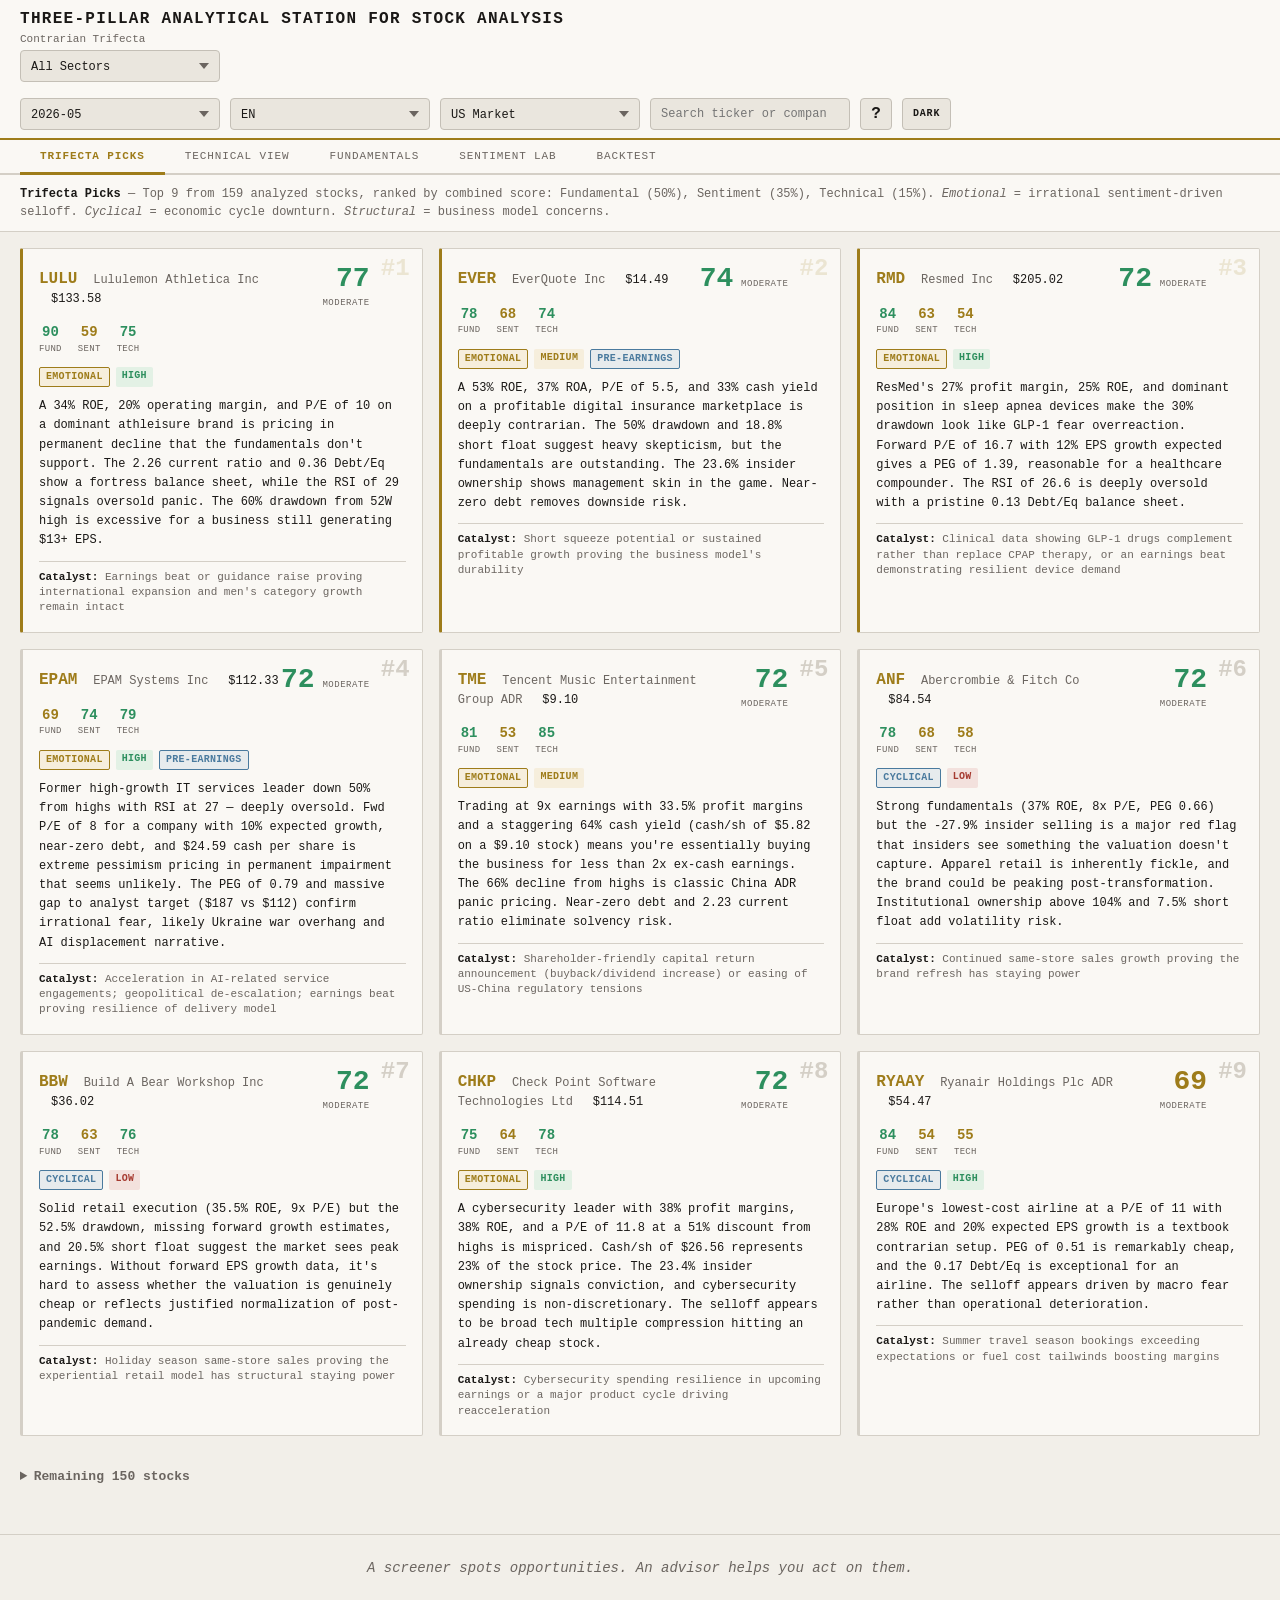
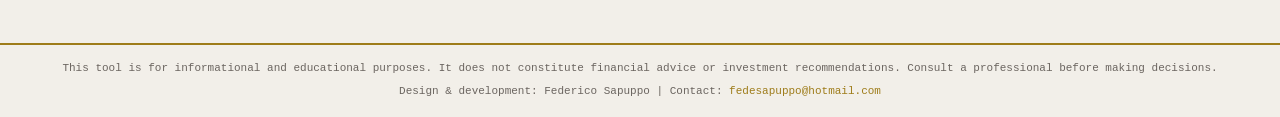
<file: app.html>
<!DOCTYPE html>
<html lang="en" data-theme="light">
<head>
  <meta charset="UTF-8">
  <meta name="viewport" content="width=device-width, initial-scale=1.0">
  <link rel="icon" href="favicon.ico" type="image/x-icon">
  <title>Three-Pillar Analytical Station | Contrarian Trifecta</title>
  <meta name="description" content="Find undervalued stocks using the Contrarian Trifecta strategy — low P/E, high dividend yield, and insider buying.">
  <meta property="og:title" content="Contrarian Trifecta Screener">
  <meta property="og:description" content="Find undervalued stocks using the Contrarian Trifecta strategy — low P/E, high dividend yield, and insider buying.">
  <meta property="og:image" content="https://fedesapuppo.github.io/contrarian-trifecta/logo.png">
  <meta property="og:url" content="https://fedesapuppo.github.io/contrarian-trifecta/">
  <meta property="og:type" content="website">
  <meta name="twitter:card" content="summary">
  <meta name="twitter:image" content="https://fedesapuppo.github.io/contrarian-trifecta/logo.png">
  <link rel="stylesheet" href="styles.css">
</head>
<body>
  <header class="toolbar">
    <div class="toolbar__brand">
      <h1 class="toolbar__title">Three-Pillar Analytical Station for Stock Analysis</h1>
      <span class="toolbar__subtitle">Contrarian Trifecta</span>
      <select id="sector-filter" class="select-input" aria-label="Filter by sector">
        <option value="">All Sectors</option>
      </select>
    </div>
    <div class="toolbar__controls">
      <select id="month-selector" class="select-input" aria-label="Select month"></select>
      <select id="lang-selector" class="select-input" aria-label="Language">
        <option value="en">EN</option>
        <option value="es">ES</option>
      </select>
      <select id="market-selector" class="select-input" aria-label="Select market">
        <option value="us">US Market</option>
        <option value="arg">Argentina</option>
      </select>
      <input type="search" id="global-search" class="search-input" placeholder="Search ticker or company..." aria-label="Search stocks">
      <button id="legend-toggle" class="btn btn--icon" aria-label="Show scoring legend" title="Scoring legend &amp; reference">
        <span aria-hidden="true">?</span>
      </button>
      <button id="theme-toggle" class="btn btn--icon btn--theme" aria-label="Toggle theme" title="Toggle dark/light theme">
        <span id="theme-label">LIGHT</span>
      </button>
    </div>
  </header>

  <div id="legend-panel" class="legend-panel" hidden>
    <div class="legend-panel__inner">
      <button class="legend-panel__close" aria-label="Close legend" id="legend-close">&times;</button>
      <h2 class="legend-panel__title">Scoring System Reference</h2>

      <div class="legend-grid">
        <div class="legend-section">
          <h3>Score Ranges</h3>
          <div class="legend-item">
            <span class="score--high">70 - 100</span>
            <span class="legend-desc">Strong / Bullish signal</span>
          </div>
          <div class="legend-item">
            <span class="score--mid">50 - 69</span>
            <span class="legend-desc">Moderate / Neutral signal</span>
          </div>
          <div class="legend-item">
            <span class="score--low">0 - 49</span>
            <span class="legend-desc">Weak / Bearish signal</span>
          </div>
        </div>

        <div class="legend-section">
          <h3>Rating Labels</h3>
          <div class="legend-item">
            <span class="rating rating--high-conviction">High Conviction</span>
            <span class="legend-desc">Trifecta score 80+</span>
          </div>
          <div class="legend-item">
            <span class="rating rating--moderate">Moderate</span>
            <span class="legend-desc">Trifecta score 65 - 79</span>
          </div>
          <div class="legend-item">
            <span class="rating rating--watch">Watch List</span>
            <span class="legend-desc">Trifecta score 50 - 64</span>
          </div>
          <div class="legend-item">
            <span class="rating rating--low-conviction">Low Conviction</span>
            <span class="legend-desc">Trifecta score 30 - 49</span>
          </div>
          <div class="legend-item">
            <span class="rating rating--fear-justified">Fear Justified</span>
            <span class="legend-desc">Trifecta score below 30</span>
          </div>
        </div>

        <div class="legend-section">
          <h3>Trifecta Pillars</h3>
          <div class="legend-item">
            <strong>Fundamental (50%)</strong>
            <span class="legend-desc">Sector-relative value &amp; quality metrics</span>
          </div>
          <div class="legend-item">
            <strong>Sentiment (35%)</strong>
            <span class="legend-desc">AI-analyzed fear vs. fundamentals mismatch</span>
          </div>
          <div class="legend-item">
            <strong>Technical (15%)</strong>
            <span class="legend-desc">Price action floor signals &amp; oversold conditions</span>
          </div>
        </div>

        <div class="legend-section">
          <h3>Badges &amp; Tags</h3>
          <div class="legend-item">
            <span class="badge badge--divergence">Divergence</span>
            <span class="legend-desc">Two pillar scores differ by 30+ points (potential value trap)</span>
          </div>
          <div class="legend-item">
            <span class="badge badge--earnings">Pre-Earnings</span>
            <span class="legend-desc">Earnings report upcoming, higher uncertainty</span>
          </div>
          <div class="legend-item">
            <span class="badge badge--emotional">Emotional</span>
            <span class="legend-desc">AI classifies selloff as irrational / sentiment-driven</span>
          </div>
          <div class="legend-item">
            <span class="badge badge--cyclical">Cyclical</span>
            <span class="legend-desc">AI classifies selloff as tied to economic cycles</span>
          </div>
          <div class="legend-item">
            <span class="badge badge--structural">Structural</span>
            <span class="legend-desc">AI classifies selloff as driven by business model concerns</span>
          </div>
          <div class="legend-item">
            <span class="badge badge--high">High Confidence</span>
            <span class="legend-desc">AI has high confidence in its analysis</span>
          </div>
          <div class="legend-item">
            <span class="badge badge--low">Low Confidence</span>
            <span class="legend-desc">AI has low confidence, use caution</span>
          </div>
        </div>

        <div class="legend-section">
          <h3>Technical Indicators</h3>
          <div class="legend-item">
            <span class="rsi--oversold">RSI below 30</span>
            <span class="legend-desc">Oversold territory (potential buying signal)</span>
          </div>
          <div class="legend-item">
            <span class="rsi--neutral">RSI 30 - 70</span>
            <span class="legend-desc">Neutral range</span>
          </div>
          <div class="legend-item">
            <span class="rsi--overbought">RSI above 70</span>
            <span class="legend-desc">Overbought territory (caution)</span>
          </div>
        </div>

        <div class="legend-section">
          <h3>Fundamental Arrows</h3>
          <div class="legend-item">
            <span class="arrow--better">Better than sector</span>
            <span class="legend-desc">Green up-arrow: metric beats sector median</span>
          </div>
          <div class="legend-item">
            <span class="arrow--worse">Worse than sector</span>
            <span class="legend-desc">Red down-arrow: metric trails sector median</span>
          </div>
        </div>
      </div>
    </div>
  </div>

  <nav class="tabs" role="tablist" aria-label="Dashboard sections">
    <button class="tabs__tab" role="tab" aria-selected="true" aria-controls="panel-trifecta" id="tab-trifecta" data-tab="trifecta">Trifecta Picks</button>
    <button class="tabs__tab" role="tab" aria-selected="false" aria-controls="panel-technical" id="tab-technical" data-tab="technical">Technical View</button>
    <button class="tabs__tab" role="tab" aria-selected="false" aria-controls="panel-fundamentals" id="tab-fundamentals" data-tab="fundamentals">Fundamentals</button>
    <button class="tabs__tab" role="tab" aria-selected="false" aria-controls="panel-sentiment" id="tab-sentiment" data-tab="sentiment">Sentiment Lab</button>
    <button class="tabs__tab" role="tab" aria-selected="false" aria-controls="panel-backtest" id="tab-backtest" data-tab="backtest">Backtest</button>
  </nav>

  <main class="content">
    <section id="panel-trifecta" class="tab-panel" role="tabpanel" aria-labelledby="tab-trifecta"></section>
    <section id="panel-technical" class="tab-panel" role="tabpanel" aria-labelledby="tab-technical" hidden></section>
    <section id="panel-fundamentals" class="tab-panel" role="tabpanel" aria-labelledby="tab-fundamentals" hidden></section>
    <section id="panel-sentiment" class="tab-panel" role="tabpanel" aria-labelledby="tab-sentiment" hidden></section>
    <section id="panel-backtest" class="tab-panel" role="tabpanel" aria-labelledby="tab-backtest" hidden></section>
  </main>

  <section id="cta-section" class="cta-section">
    <p class="cta-section__tagline">A screener spots opportunities. An advisor helps you act on them.</p>
  </section>

  <footer class="footer">
    <p id="footer-disclaimer">This tool is for informational and educational purposes. It does not constitute financial advice or investment recommendations. Consult a professional before making decisions.</p>
    <p id="footer-attribution">Design &amp; development: Federico Sapuppo | Contact: <a href="mailto:fedesapuppo@hotmail.com" id="footer-email">fedesapuppo@hotmail.com</a></p>
  </footer>

  <script>
    function showErr(msg){document.body.innerHTML='<pre style="color:red;padding:20px">'+msg+'</pre>';}
    window.onerror=function(m,s,l,c,e){showErr(m+'\n'+s+':'+l+':'+c+'\n'+(e&&e.stack||''));};
    window.addEventListener('unhandledrejection',function(e){showErr('Unhandled rejection:\n'+(e.reason&&e.reason.stack||e.reason));});
  </script>
  <script type="module" src="js/main.js?v=1777826666"></script>
  <script>
    setTimeout(function(){
      if(![...document.querySelectorAll('.tab-panel')].some(function(p){ return p.innerHTML.trim().length > 0; })){
        var el=document.createElement('pre');
        el.style.cssText='color:orange;padding:20px;position:fixed;bottom:0;left:0;right:0;background:#333;z-index:9999';
        el.textContent='Warning: Dashboard did not render after 3s. Check browser console (F12) for module errors.';
        document.body.appendChild(el);
      }
    },3000);
  </script>
</body>
</html>
</file>
<file: styles.css>
/* ===================================
   DESIGN SYSTEM TOKENS
   =================================== */

:root {
  /* Colors (Dark theme — Ink & Amber) */
  --bg: #0d0f11;
  --bg-surface: #141618;
  --bg-hover: #1c1f22;
  --bg-expanded: #111315;
  --text: #d8d4cf;
  --text-muted: #706b63;
  --border: #2a2725;
  --accent: #c9a84c;
  --green: #3dbd7c;
  --yellow: #d4a630;
  --red: #c4453a;
  --orange: #c47a3a;
  --blue: #5b8fba;
  --score-bar-bg: #1c1f22;
  --card-bg: #141618;
  --input-bg: #1c1f22;
  --input-border: #2a2725;

  /* Typography */
  --font-base: "SF Mono", "JetBrains Mono", "Cascadia Code", "Fira Code", Menlo, Consolas, monospace;
  --letter-spacing-wide: 0.08em;
  --text-2xs: 9px;
  --text-xs: 10px;
  --text-sm: 11px;
  --text-base: 12px;
  --text-md: 13px;
  --text-lg: 14px;
  --text-xl: 15px;
  --text-2xl: 16px;
  --text-3xl: 20px;
  --text-4xl: 24px;
  --text-5xl: 28px;
  --weight-medium: 500;
  --weight-semibold: 600;
  --weight-bold: 700;
  --weight-extrabold: 800;

  /* Spacing */
  --space-2xs: 2px;
  --space-xs: 4px;
  --space-sm: 6px;
  --space-md: 8px;
  --space-lg: 10px;
  --space-xl: 12px;
  --space-2xl: 16px;
  --space-3xl: 20px;
  --space-4xl: 24px;
  --space-5xl: 36px;

  /* Border Radius */
  --radius-xs: 2px;
  --radius-sm: 3px;
  --radius-md: 4px;
  --radius-lg: 6px;
}

[data-theme="light"] {
  --bg: #f2efe9;
  --bg-surface: #faf8f4;
  --bg-hover: #eae6de;
  --bg-expanded: #f6f4ef;
  --text: #1a1816;
  --text-muted: #6b6560;
  --border: #d4cfc6;
  --accent: #9e7c1a;
  --green: #2d8f5e;
  --yellow: #9e7c1a;
  --red: #a63a30;
  --orange: #a66a30;
  --blue: #4a7a9e;
  --score-bar-bg: #ddd8cf;
  --card-bg: #faf8f4;
  --input-bg: #eae6de;
  --input-border: #c4bfb6;
}

[data-theme="light"] .select-input {
  background-image: url("data:image/svg+xml,%3Csvg xmlns='http://www.w3.org/2000/svg' width='10' height='6'%3E%3Cpath d='M0 0l5 6 5-6z' fill='%236b6560'/%3E%3C/svg%3E");
}

/* ===================================
   BASE STYLES
   =================================== */

*, *::before, *::after {
  box-sizing: border-box;
  margin: 0;
  padding: 0;
}

body {
  font-family: var(--font-base);
  background: var(--bg);
  color: var(--text);
  font-size: var(--text-md);
  line-height: 1.4;
  min-height: 100vh;
}

/* Screen reader only */
.sr-only { position: absolute; width: 1px; height: 1px; padding: 0; margin: -1px; overflow: hidden; clip: rect(0, 0, 0, 0); border: 0; }

/* ===================================
   COMPONENTS: Toolbar
   =================================== */

.toolbar {
  display: flex;
  align-items: center;
  justify-content: space-between;
  padding: var(--space-md) var(--space-3xl);
  background: var(--bg-surface);
  border-bottom: 2px solid var(--accent);
  gap: var(--space-2xl);
  flex-wrap: wrap;
}

.toolbar__brand {
  display: flex;
  flex-direction: column;
  gap: var(--space-2xs);
}

.toolbar__title {
  font-size: var(--text-2xl);
  font-weight: var(--weight-semibold);
  text-transform: uppercase;
  letter-spacing: var(--letter-spacing-wide);
}

.toolbar__subtitle {
  font-size: var(--text-sm);
  color: var(--text-muted);
}

.toolbar__date {
  font-size: var(--text-md);
  color: var(--text-muted);
  font-weight: var(--weight-medium);
  flex: 1;
  text-align: center;
}

.toolbar__controls {
  display: flex;
  align-items: center;
  gap: var(--space-lg);
  flex-wrap: wrap;
}

/* ===================================
   COMPONENTS: Inputs & Buttons
   =================================== */

.search-input,
.select-input {
  background: var(--input-bg);
  border: 1px solid var(--input-border);
  color: var(--text);
  padding: 0 var(--space-lg);
  border-radius: var(--radius-md);
  font-size: var(--text-base);
  font-family: inherit;
  height: 32px;
  line-height: 32px;
  box-sizing: border-box;
  -webkit-appearance: none;
  -moz-appearance: none;
  appearance: none;
  width: 200px;
  min-width: 200px;
}

.select-input {
  background-image: url("data:image/svg+xml,%3Csvg xmlns='http://www.w3.org/2000/svg' width='10' height='6'%3E%3Cpath d='M0 0l5 6 5-6z' fill='%23706b63'/%3E%3C/svg%3E");
  background-repeat: no-repeat;
  background-position: right 10px center;
  padding-right: 28px;
}
.search-input:focus,
.select-input:focus { outline: 2px solid var(--accent); outline-offset: -1px; }

.btn {
  background: var(--input-bg);
  border: 1px solid var(--input-border);
  color: var(--text);
  padding: 0 var(--space-lg);
  border-radius: var(--radius-md);
  cursor: pointer;
  font-size: var(--text-base);
  font-family: inherit;
  height: 32px;
  line-height: 32px;
  box-sizing: border-box;
}
.btn:hover { background: var(--bg-hover); }
.btn--icon {
  width: 32px;
  height: 32px;
  display: flex;
  align-items: center;
  justify-content: center;
  padding: 0;
  font-size: var(--text-2xl);
  font-weight: var(--weight-bold);
}

.btn--theme {
  width: auto;
  padding: 0 var(--space-lg);
  font-size: var(--text-xs);
  letter-spacing: var(--letter-spacing-wide);
  text-transform: uppercase;
}

/* ===================================
   COMPONENTS: Legend Panel
   =================================== */

.legend-panel {
  position: fixed;
  top: 0;
  right: 0;
  bottom: 0;
  width: 480px;
  max-width: 90vw;
  background: var(--bg-surface);
  border-left: 2px solid var(--accent);
  z-index: 100;
  overflow-y: auto;
  box-shadow: -4px 0 24px rgba(0, 0, 0, 0.4);
}
.legend-panel[hidden] { display: none; }
.legend-panel__inner { padding: var(--space-4xl); }
.legend-panel__close {
  position: absolute;
  top: var(--space-xl);
  right: var(--space-2xl);
  background: none;
  border: none;
  color: var(--text-muted);
  font-size: var(--text-4xl);
  cursor: pointer;
  line-height: 1;
}
.legend-panel__close:hover { color: var(--text); }
.legend-panel__title {
  font-size: var(--text-xl);
  font-weight: var(--weight-bold);
  margin-bottom: var(--space-3xl);
  padding-bottom: var(--space-lg);
  border-bottom: 1px solid var(--border);
}

.legend-grid {
  display: flex;
  flex-direction: column;
  gap: var(--space-3xl);
}

.legend-section h3 {
  font-size: var(--text-sm);
  text-transform: uppercase;
  letter-spacing: 0.8px;
  color: var(--accent);
  margin-bottom: var(--space-md);
  font-weight: var(--weight-semibold);
}

.legend-item {
  display: flex;
  justify-content: space-between;
  align-items: center;
  padding: var(--space-xs) 0;
  gap: var(--space-xl);
}

.legend-desc {
  font-size: var(--text-sm);
  color: var(--text-muted);
  text-align: right;
  flex: 1;
}

/* ===================================
   COMPONENTS: Tabs
   =================================== */

.tabs {
  display: flex;
  gap: 0;
  background: var(--bg-surface);
  border-bottom: 2px solid var(--border);
  padding: 0 var(--space-3xl);
}

.tabs__tab {
  padding: var(--space-lg) var(--space-3xl);
  color: var(--text-muted);
  text-decoration: none;
  font-size: var(--text-sm);
  font-weight: var(--weight-medium);
  text-transform: uppercase;
  letter-spacing: var(--letter-spacing-wide);
  border: none;
  border-bottom: 2px solid transparent;
  margin-bottom: -2px;
  background: none;
  cursor: pointer;
  font-family: inherit;
  transition: color 0.15s, border-color 0.15s;
}
.tabs__tab:hover { color: var(--text); }
.tabs__tab[aria-selected="true"] {
  color: var(--accent);
  border-bottom-color: var(--accent);
}
.tabs__tab[data-tab="trifecta"] {
  font-weight: var(--weight-bold);
  letter-spacing: var(--letter-spacing-wide);
  color: var(--accent);
}
.tabs__tab[data-tab="trifecta"]:hover {
  color: var(--accent);
  opacity: 0.85;
}
.tabs__tab[data-tab="trifecta"][aria-selected="true"] {
  color: var(--accent);
  border-bottom-color: var(--accent);
  border-bottom-width: 3px;
}

.tab-description {
  padding: var(--space-lg) var(--space-3xl);
  background: var(--bg-surface);
  border-bottom: 1px solid var(--border);
  font-size: var(--text-base);
  color: var(--text-muted);
  line-height: 1.5;
}

.tab-description strong {
  color: var(--text);
}

/* ===================================
   COMPONENTS: Content Area
   =================================== */

.content {
  padding: var(--space-2xl) var(--space-3xl);
  overflow-x: auto;
}

/* ===================================
   COMPONENTS: Tables
   =================================== */

.data-table {
  width: 100%;
  border-collapse: collapse;
  font-size: var(--text-base);
}

.data-table caption {
  text-align: left;
  padding: var(--space-md) 0;
  font-size: var(--text-sm);
  color: var(--text-muted);
}

.data-table th {
  text-align: left;
  padding: var(--space-md) var(--space-lg);
  background: var(--bg-surface);
  border-bottom: 2px solid var(--accent);
  color: var(--text-muted);
  font-weight: var(--weight-semibold);
  font-size: var(--text-sm);
  text-transform: uppercase;
  letter-spacing: var(--letter-spacing-wide);
  cursor: pointer;
  user-select: none;
  white-space: nowrap;
  position: sticky;
  top: 0;
  z-index: 1;
}

.data-table th:hover { color: var(--text); }
.data-table th .sort-arrow { margin-left: var(--space-xs); font-size: var(--text-xs); }
.data-table th .sort-arrow--asc::after { content: "\25B2"; }
.data-table th .sort-arrow--desc::after { content: "\25BC"; }

.data-table th[title] {
  border-bottom-style: dashed;
}

.data-table td {
  padding: 5px var(--space-lg);
  border-bottom: 1px solid var(--border);
  white-space: nowrap;
  font-variant-numeric: tabular-nums;
  overflow: hidden;
  text-overflow: ellipsis;
}

.cell--wrap {
  white-space: normal;
  display: -webkit-box;
  -webkit-line-clamp: 2;
  -webkit-box-orient: vertical;
  overflow: hidden;
}

.data-table tbody tr { cursor: pointer; }
.data-table tbody tr:hover { background: var(--bg-hover); border-left: 3px solid var(--accent); }

.data-table th abbr {
  text-decoration: none;
  border-bottom: 1px dashed var(--text-muted);
  cursor: help;
}

/* ===================================
   COMPONENTS: Scores & Ratings
   =================================== */

.score--high { color: var(--green); font-weight: var(--weight-semibold); }
.score--mid { color: var(--yellow); font-weight: var(--weight-semibold); }
.score--low { color: var(--red); font-weight: var(--weight-semibold); }

.rating { font-weight: var(--weight-semibold); font-size: var(--text-sm); }
.rating--high-conviction { color: var(--green); }
.rating--moderate { color: var(--blue); }
.rating--watch { color: var(--yellow); }
.rating--low-conviction { color: var(--orange); }
.rating--fear-justified { color: var(--red); }

/* ===================================
   COMPONENTS: Mini Score Bars
   =================================== */

.mini-bars {
  display: flex;
  flex-direction: column;
  gap: var(--space-2xs);
  min-width: 80px;
}

.mini-bar {
  display: flex;
  align-items: center;
  gap: var(--space-xs);
  font-size: var(--text-xs);
}

.mini-bar__label {
  width: 12px;
  color: var(--text-muted);
  font-weight: var(--weight-medium);
}

.mini-bar__track {
  flex: 1;
  height: 4px;
  background: var(--score-bar-bg);
  border-radius: 0;
  overflow: hidden;
}

.mini-bar__fill {
  height: 100%;
  border-radius: 0;
  transition: width 0.3s ease;
}

.mini-bar__fill--green { background: var(--green); }
.mini-bar__fill--yellow { background: var(--yellow); }
.mini-bar__fill--red { background: var(--red); }

/* ===================================
   COMPONENTS: Badges
   =================================== */

.badge {
  display: inline-block;
  padding: var(--space-2xs) var(--space-sm);
  border-radius: var(--radius-xs);
  font-size: var(--text-xs);
  font-weight: var(--weight-semibold);
  text-transform: uppercase;
  letter-spacing: 0.3px;
}

.badge--divergence { background: rgba(196, 122, 58, 0.12); color: var(--orange); border: 1px solid var(--orange); }
.badge--earnings { background: rgba(91, 143, 186, 0.12); color: var(--blue); border: 1px solid var(--blue); }
.badge--emotional { background: rgba(212, 166, 48, 0.12); color: var(--yellow); border: 1px solid var(--yellow); }
.badge--cyclical { background: rgba(91, 143, 186, 0.12); color: var(--blue); border: 1px solid var(--blue); }
.badge--structural { background: rgba(196, 69, 58, 0.12); color: var(--red); border: 1px solid var(--red); }
.badge--high { background: rgba(61, 189, 124, 0.12); color: var(--green); }
.badge--medium { background: rgba(212, 166, 48, 0.12); color: var(--yellow); }
.badge--low { background: rgba(196, 69, 58, 0.12); color: var(--red); }

/* ===================================
   COMPONENTS: Trifecta Cell
   =================================== */

.trifecta-cell { display: flex; align-items: center; gap: var(--space-md); }
.trifecta-cell__score { font-weight: var(--weight-bold); min-width: 24px; }

/* ===================================
   COMPONENTS: Expanded Row
   =================================== */

.expanded-badges { margin-bottom: var(--space-md); }
.expanded-catalyst { margin-top: var(--space-md); color: var(--text-muted); }

.expanded-row { display: none; }
.expanded-row--visible { display: table-row; }
.expanded-row td {
  padding: var(--space-2xl) var(--space-3xl);
  background: var(--bg-expanded);
  border-bottom: 2px solid var(--border);
}

.expanded-content {
  display: grid;
  grid-template-columns: 1fr 1fr;
  gap: var(--space-2xl);
}

.expanded-section h4 {
  font-size: var(--text-sm);
  text-transform: uppercase;
  color: var(--text-muted);
  margin-bottom: var(--space-md);
  letter-spacing: 0.5px;
}

.expanded-section p {
  font-size: var(--text-base);
  line-height: 1.6;
  color: var(--text);
}

/* ===================================
   COMPONENTS: Metrics Grid
   =================================== */

.metric-grid {
  display: grid;
  grid-template-columns: repeat(3, 1fr);
  gap: var(--space-md);
}

.metric {
  display: flex;
  flex-direction: column;
}

.metric__label {
  font-size: var(--text-xs);
  color: var(--text-muted);
  text-transform: uppercase;
}

.metric__value {
  font-size: var(--text-md);
  font-weight: var(--weight-semibold);
}

/* ===================================
   COMPONENTS: Sector Arrows
   =================================== */

.arrow--better { color: var(--green); }
.arrow--better::before { content: "\25B2 "; font-size: var(--text-2xs); }
.arrow--worse { color: var(--red); }
.arrow--worse::before { content: "\25BC "; font-size: var(--text-2xs); }

/* ===================================
   COMPONENTS: RSI Colors
   =================================== */

.rsi--oversold { color: var(--green); font-weight: var(--weight-semibold); }
.rsi--neutral { color: var(--yellow); }
.rsi--overbought { color: var(--red); }

/* ===================================
   COMPONENTS: Distance Bar
   =================================== */

.distance-bar {
  display: inline-flex;
  align-items: center;
  gap: var(--space-sm);
  min-width: 100px;
}

.distance-bar__track {
  width: 60px;
  height: 6px;
  background: var(--score-bar-bg);
  border-radius: 0;
  overflow: hidden;
}

.distance-bar__fill {
  height: 100%;
  background: var(--accent);
  border-radius: 0;
}

/* ===================================
   COMPONENTS: Sentiment Cards
   =================================== */

.cards {
  display: grid;
  grid-template-columns: repeat(auto-fill, minmax(380px, 1fr));
  gap: var(--space-2xl);
}

.card {
  background: var(--card-bg);
  border: 1px solid var(--border);
  border-left: 3px solid var(--border);
  border-radius: var(--radius-xs);
  padding: var(--space-2xl);
  transition: border-color 0.15s;
}

.card:hover {
  border-left-color: var(--accent);
}

.card__header {
  display: flex;
  align-items: center;
  justify-content: space-between;
  margin-bottom: var(--space-xl);
}

.card__ticker {
  font-size: var(--text-2xl);
  font-weight: var(--weight-bold);
  color: var(--accent);
}

.card__company {
  font-size: var(--text-base);
  color: var(--text-muted);
  margin-left: var(--space-md);
}

.card__price {
  font-size: var(--text-base);
  color: var(--text);
  margin-left: var(--space-xl);
  font-variant-numeric: tabular-nums;
}

.card__price-change {
  font-size: var(--text-sm);
  margin-left: var(--space-xs);
}

.card__score {
  font-size: var(--text-3xl);
  font-weight: var(--weight-bold);
}

.card__score-label {
  font-size: var(--text-2xs);
  text-transform: uppercase;
  color: var(--text-muted);
  letter-spacing: 0.5px;
  display: block;
  text-align: right;
}

.card__badges {
  display: flex;
  gap: var(--space-sm);
  margin-bottom: var(--space-lg);
  flex-wrap: wrap;
}

.card__reasoning {
  font-size: var(--text-base);
  line-height: 1.6;
  margin-bottom: var(--space-lg);
  color: var(--text);
}

.card__catalyst {
  font-size: var(--text-sm);
  color: var(--text-muted);
  padding-top: var(--space-md);
  border-top: 1px solid var(--border);
}

.card__catalyst strong { color: var(--text); }

.card__signals {
  display: flex;
  gap: var(--space-2xl);
  margin-top: var(--space-md);
  font-size: var(--text-sm);
  color: var(--text-muted);
  flex-wrap: wrap;
}

.card__signals span strong { color: var(--text); }

/* ===================================
   COMPONENTS: Pick Cards (Trifecta Top 9)
   =================================== */

.pick-cards {
  display: grid;
  grid-template-columns: repeat(auto-fill, minmax(380px, 1fr));
  gap: var(--space-2xl);
  margin-bottom: var(--space-4xl);
}

.pick-card {
  background: var(--card-bg);
  border: 1px solid var(--border);
  border-left: 3px solid var(--border);
  border-radius: var(--radius-xs);
  padding: var(--space-2xl);
  position: relative;
  transition: border-color 0.15s;
}

.pick-card:hover {
  border-left-color: var(--accent);
}

.pick-card--top3 {
  border-left-color: var(--accent);
}

.pick-card__rank {
  position: absolute;
  top: var(--space-md);
  right: var(--space-xl);
  font-size: var(--text-4xl);
  font-weight: var(--weight-extrabold);
  color: var(--border);
  line-height: 1;
}

.pick-card--top3 .pick-card__rank {
  color: var(--accent);
  opacity: 0.15;
}

.pick-card__header {
  display: flex;
  align-items: center;
  justify-content: space-between;
  margin-bottom: var(--space-xl);
  padding-right: var(--space-5xl);
}

.pick-card__trifecta {
  text-align: right;
}

.pick-card__trifecta-score {
  font-size: var(--text-5xl);
  font-weight: var(--weight-extrabold);
  line-height: 1;
}

.pick-card__trifecta-label {
  font-size: var(--text-2xs);
  text-transform: uppercase;
  color: var(--text-muted);
  letter-spacing: 0.5px;
}

.pick-card__pillars {
  display: flex;
  gap: var(--space-2xl);
  margin-bottom: var(--space-xl);
  font-size: var(--text-base);
}

.pick-card__pillar {
  display: flex;
  flex-direction: column;
  align-items: center;
}

.pick-card__pillar-label {
  font-size: var(--text-2xs);
  text-transform: uppercase;
  color: var(--text-muted);
  letter-spacing: 0.3px;
}

.pick-card__pillar-value {
  font-size: var(--text-lg);
  font-weight: var(--weight-bold);
}

/* ===================================
   COMPONENTS: Excluded Section
   =================================== */

.excluded-list { padding: var(--space-xl) 0; }
.excluded-item { padding: var(--space-sm) 0; border-bottom: 1px solid var(--border); font-size: var(--text-base); display: flex; justify-content: space-between; }
.excluded-reasons { color: var(--red); }

.excluded-section {
  margin-top: var(--space-4xl);
}

.excluded-section summary {
  font-size: var(--text-md);
  font-weight: var(--weight-semibold);
  color: var(--text-muted);
  cursor: pointer;
  padding: var(--space-md) 0;
}

.excluded-section summary:hover { color: var(--text); }

/* ===================================
   COMPONENTS: Empty State
   =================================== */

.empty-state {
  text-align: center;
  padding: 60px var(--space-3xl);
  color: var(--text-muted);
}

.empty-state__title {
  font-size: var(--text-2xl);
  margin-bottom: var(--space-md);
}

/* ===================================
   COMPONENTS: Footer
   =================================== */

.footer {
  text-align: center;
  padding: var(--space-2xl);
  color: var(--text-muted);
  font-size: var(--text-sm);
  border-top: 2px solid var(--accent);
  margin-top: var(--space-4xl);
}

/* ===================================
   COMPONENTS: Count Badge
   =================================== */

.count {
  font-size: var(--text-sm);
  color: var(--text-muted);
  margin-bottom: var(--space-xl);
}


/* ===================================
   COMPONENTS: CTA Section
   =================================== */

.cta-section {
  text-align: center;
  padding: var(--space-4xl) var(--space-3xl);
  border-top: 1px solid var(--border);
  margin-top: var(--space-4xl);
}

.cta-section__tagline {
  font-size: var(--text-lg);
  color: var(--text-muted);
  margin-bottom: var(--space-2xl);
  font-style: italic;
}

/* ===================================
   COMPONENTS: Footer Attribution
   =================================== */

.footer p + p {
  margin-top: var(--space-md);
}

.footer a {
  color: var(--accent);
  text-decoration: none;
}

.footer a:hover {
  text-decoration: underline;
}

/* ===================================
   RESPONSIVE
   =================================== */

@media (max-width: 768px) {
  .toolbar { flex-direction: column; align-items: stretch; }
  .toolbar__controls { flex-wrap: wrap; }
  .search-input { width: 100%; }
  .select-input { width: 100%; }
  .expanded-content { grid-template-columns: 1fr; }
  .cards { grid-template-columns: 1fr; }
  .pick-cards { grid-template-columns: 1fr; }
  .legend-panel { width: 100%; }
  .tabs { overflow-x: auto; }
  .backtest__results-grid { grid-template-columns: 1fr; }
  .backtest__picks { grid-template-columns: 1fr; }
  .backtest__benchmark-bar { flex-direction: column; gap: var(--space-sm); }
}

/* ===================================
   BACKTEST TAB
   =================================== */

.backtest {
  padding: var(--space-3xl);
  max-width: 960px;
  margin: 0 auto;
}

.backtest__header {
  text-align: center;
  margin-bottom: var(--space-5xl);
  padding-bottom: var(--space-3xl);
  border-bottom: 1px solid var(--border);
}

.backtest__title {
  font-size: var(--text-3xl);
  font-weight: var(--weight-bold);
  color: var(--accent);
  letter-spacing: var(--letter-spacing-wide);
  text-transform: uppercase;
  margin-bottom: var(--space-md);
}

.backtest__period {
  font-size: var(--text-lg);
  color: var(--text-muted);
  margin-bottom: var(--space-3xl);
}

.backtest__benchmark-bar {
  display: flex;
  align-items: center;
  justify-content: center;
  gap: var(--space-xl);
  margin-bottom: var(--space-xl);
  flex-wrap: wrap;
}

.backtest__benchmark-label {
  font-size: var(--text-sm);
  color: var(--text-muted);
  text-transform: uppercase;
  letter-spacing: var(--letter-spacing-wide);
}

.backtest__benchmark-value {
  font-size: var(--text-3xl);
  font-weight: var(--weight-extrabold);
}

.backtest__vs {
  font-size: var(--text-sm);
  color: var(--text-muted);
  text-transform: uppercase;
}

.backtest__outperformance {
  font-size: var(--text-lg);
  margin-top: var(--space-lg);
}

.backtest__section {
  margin-bottom: var(--space-5xl);
}

.backtest__section-title {
  font-size: var(--text-xl);
  font-weight: var(--weight-semibold);
  color: var(--accent);
  text-transform: uppercase;
  letter-spacing: var(--letter-spacing-wide);
  margin-bottom: var(--space-2xl);
  padding-bottom: var(--space-md);
  border-bottom: 1px solid var(--border);
}

.backtest__list {
  list-style: none;
  padding: 0;
}

.backtest__list li {
  padding: var(--space-md) 0;
  padding-left: var(--space-2xl);
  position: relative;
  font-size: var(--text-md);
  line-height: 1.6;
  color: var(--text);
}

.backtest__list li::before {
  content: "\2022";
  color: var(--accent);
  font-weight: bold;
  position: absolute;
  left: 0;
}

.backtest__list--numbered {
  counter-reset: step;
}

.backtest__list--numbered li {
  counter-increment: step;
}

.backtest__list--numbered li::before {
  content: counter(step) ".";
  color: var(--accent);
  font-weight: var(--weight-bold);
  font-size: var(--text-sm);
}

.backtest__picks {
  display: grid;
  grid-template-columns: repeat(3, 1fr);
  gap: var(--space-2xl);
}

.backtest__pick-card {
  background: var(--card-bg);
  border: 1px solid var(--border);
  border-radius: var(--radius-lg);
  padding: var(--space-2xl);
  display: flex;
  flex-direction: column;
  gap: var(--space-xl);
}

.backtest__pick-header {
  display: flex;
  justify-content: space-between;
  align-items: flex-start;
}

.backtest__pick-ticker {
  font-size: var(--text-2xl);
  font-weight: var(--weight-bold);
  color: var(--accent);
}

.backtest__pick-company {
  display: block;
  font-size: var(--text-xs);
  color: var(--text-muted);
  margin-top: var(--space-2xs);
}

.backtest__pick-score {
  text-align: center;
}

.backtest__pick-trifecta {
  font-size: var(--text-3xl);
  font-weight: var(--weight-extrabold);
  display: block;
}

.backtest__pick-label {
  font-size: var(--text-2xs);
  color: var(--text-muted);
  text-transform: uppercase;
  letter-spacing: var(--letter-spacing-wide);
}

.backtest__pick-pillars {
  display: flex;
  justify-content: space-around;
  padding: var(--space-md) 0;
  border-top: 1px solid var(--border);
  border-bottom: 1px solid var(--border);
}

.backtest__pillar {
  text-align: center;
}

.backtest__pillar-value {
  font-size: var(--text-lg);
  font-weight: var(--weight-semibold);
  color: var(--green);
  display: block;
}

.backtest__pillar-label {
  font-size: var(--text-2xs);
  color: var(--text-muted);
  text-transform: uppercase;
}

.backtest__pick-performance {
  background: var(--bg);
  border-radius: var(--radius-sm);
  padding: var(--space-lg);
}

.backtest__price-row {
  display: flex;
  align-items: center;
  justify-content: center;
  gap: var(--space-md);
  font-size: var(--text-sm);
  margin-bottom: var(--space-md);
}

.backtest__arrow {
  color: var(--accent);
}

.backtest__return-row {
  display: flex;
  justify-content: center;
  gap: var(--space-xl);
  font-size: var(--text-md);
  font-weight: var(--weight-semibold);
}

.backtest__return {
  font-size: var(--text-lg);
}

.backtest__pick-reasoning {
  font-size: var(--text-sm);
  color: var(--text-muted);
  line-height: 1.5;
  font-style: italic;
}

.backtest__results {
  background: var(--bg-surface);
  border: 1px solid var(--border);
  border-radius: var(--radius-lg);
  padding: var(--space-3xl);
}

.backtest__results-grid {
  display: grid;
  grid-template-columns: repeat(3, 1fr);
  gap: var(--space-2xl);
  margin-bottom: var(--space-2xl);
}

.backtest__result-card {
  text-align: center;
  padding: var(--space-2xl);
  background: var(--bg);
  border-radius: var(--radius-md);
  border: 1px solid var(--border);
}

.backtest__result-card--highlight {
  border-color: var(--accent);
}

.backtest__result-label {
  display: block;
  font-size: var(--text-xs);
  color: var(--text-muted);
  text-transform: uppercase;
  letter-spacing: var(--letter-spacing-wide);
  margin-bottom: var(--space-md);
}

.backtest__result-value {
  display: block;
  font-size: var(--text-4xl);
  font-weight: var(--weight-extrabold);
  margin-bottom: var(--space-xs);
}

.backtest__result-sub {
  font-size: var(--text-xs);
  color: var(--text-muted);
}

.backtest__note {
  font-size: var(--text-sm);
  color: var(--text-muted);
  text-align: center;
  font-style: italic;
}

.backtest__disclaimer {
  margin-top: var(--space-5xl);
  padding: var(--space-2xl);
  border: 1px solid var(--border);
  border-radius: var(--radius-md);
  background: var(--bg-surface);
}

.backtest__disclaimer p {
  font-size: var(--text-sm);
  color: var(--text-muted);
  line-height: 1.6;
  margin-bottom: var(--space-lg);
}

.backtest__disclaimer p:last-child {
  margin-bottom: 0;
}
</file>
